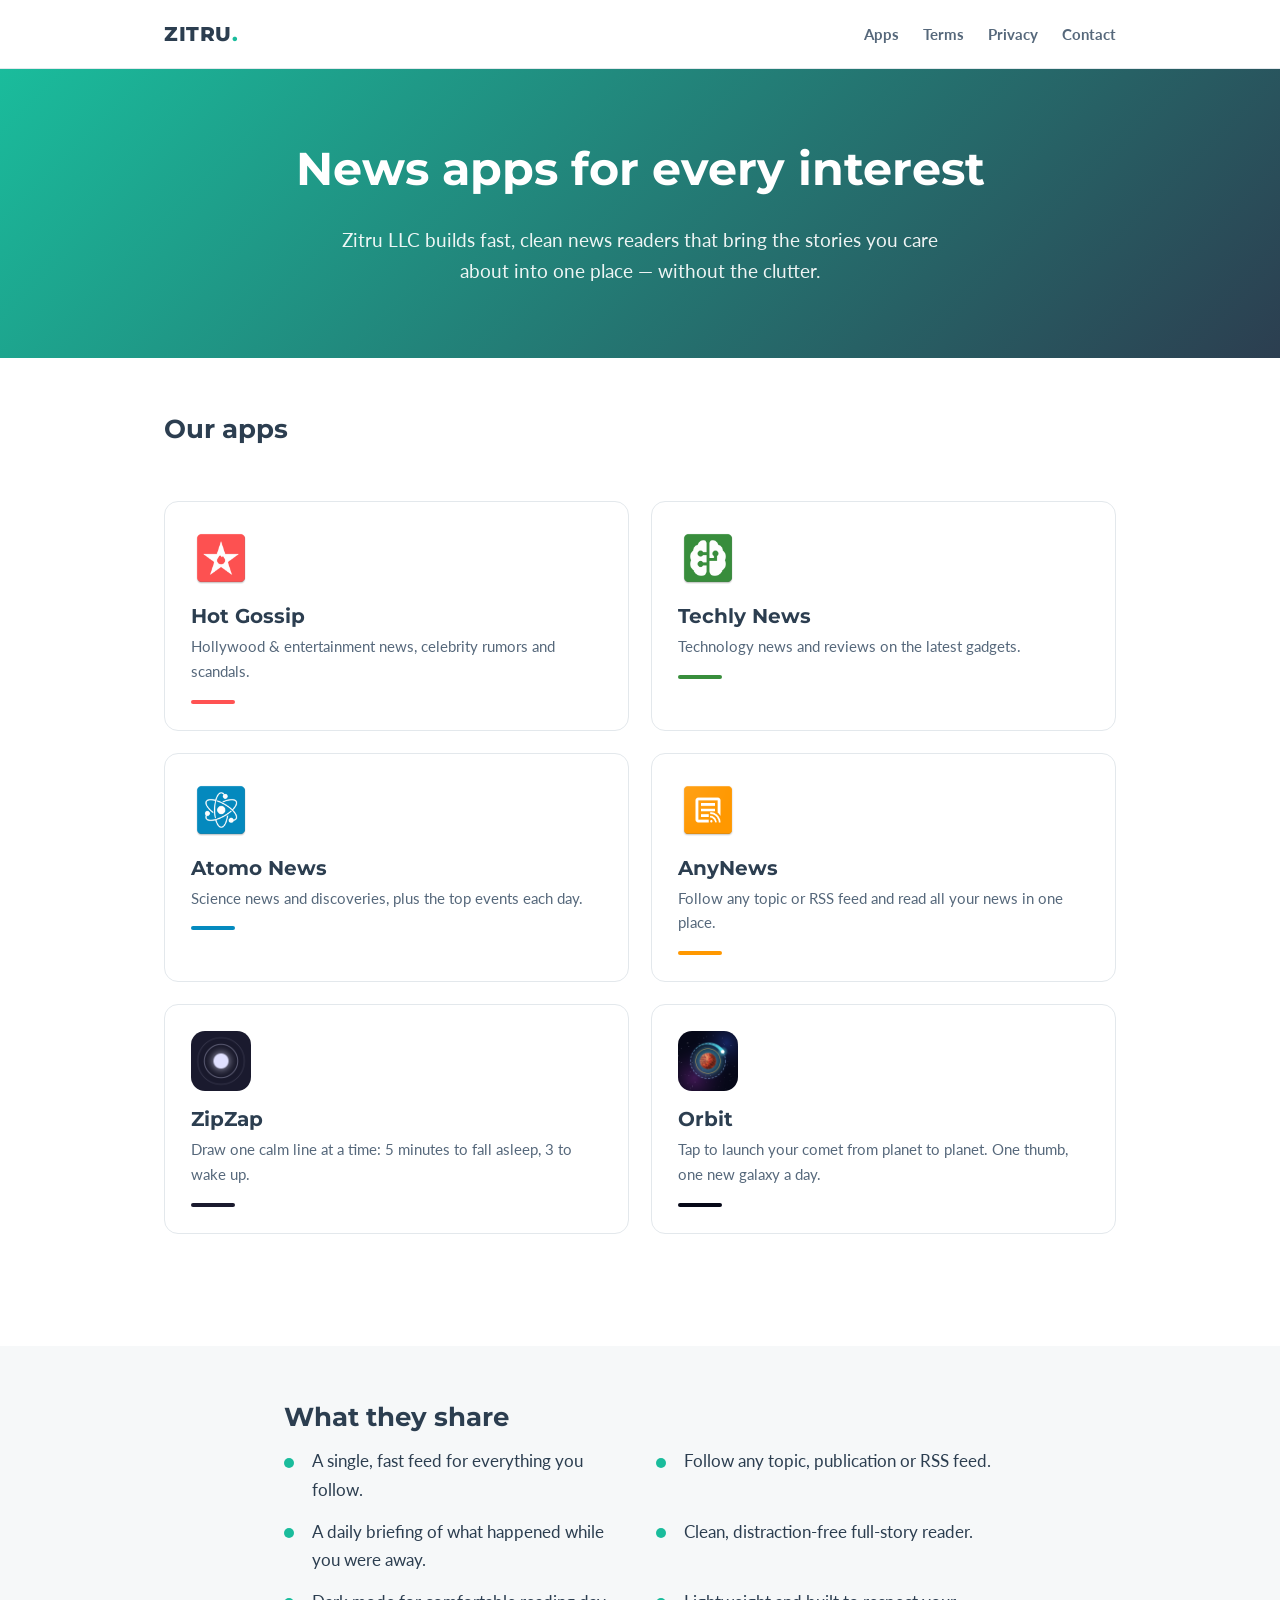
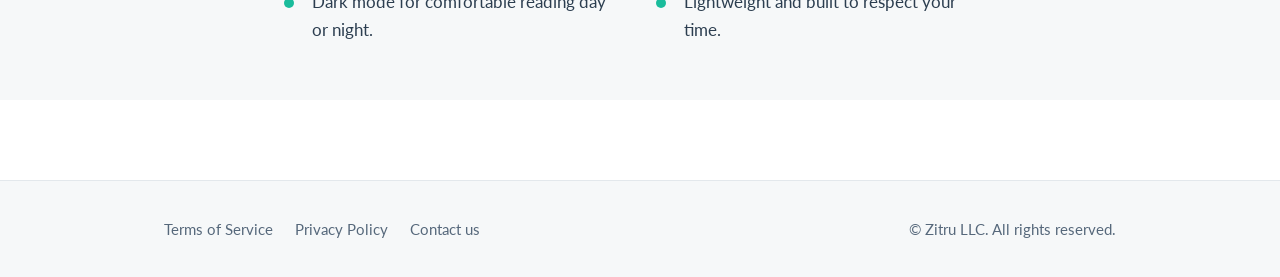
<file: index.html>
<!doctype html>
<html lang="en">
<head>
<meta charset="utf-8">
<meta name="viewport" content="width=device-width, initial-scale=1">
<title>Zitru LLC — News apps for every interest</title>
<meta name="description" content="Zitru LLC builds fast, clean news reader apps for Android and iOS: Hot Gossip, Techly News, Atomo News and AnyNews.">
<meta property="og:title" content="Zitru LLC — News apps for every interest">
<meta property="og:description" content="Fast, clean news reader apps for Android and iOS.">
<meta property="og:type" content="website">
<link rel="icon" href="assets/icon-anynews.png">
<link rel="preconnect" href="https://fonts.googleapis.com">
<link rel="preconnect" href="https://fonts.gstatic.com" crossorigin>
<link href="https://fonts.googleapis.com/css2?family=Lato:wght@400;700&family=Montserrat:wght@700;800&display=swap" rel="stylesheet">
<link rel="stylesheet" href="style.css">
</head>
<body>

<header class="site-header">
  <div class="wrap">
    <a class="brand" href="index.html">ZITRU<span>.</span></a>
    <nav>
      <a href="#apps">Apps</a>
      <a href="terms.html">Terms</a>
      <a href="privacy.html">Privacy</a>
      <a href="mailto:about@relevanpress.com">Contact</a>
    </nav>
  </div>
</header>

<div class="hero center">
  <div class="wrap">
    <h1>News apps for every interest</h1>
    <p>Zitru LLC builds fast, clean news readers that bring the stories you care about into one place — without the clutter.</p>
  </div>
</div>

<section id="apps">
  <div class="wrap">
    <h2>Our apps</h2>
    <div class="grid">

      <a class="card" href="hot-gossip.html">
        <img src="assets/icon-hotgossip.png" alt="Hot Gossip icon">
        <h3>Hot Gossip</h3>
        <p>Hollywood &amp; entertainment news, celebrity rumors and scandals.</p>
        <span class="accent" style="background:#FF5252"></span>
      </a>

      <a class="card" href="techly-news.html">
        <img src="assets/icon-techly.png" alt="Techly News icon">
        <h3>Techly News</h3>
        <p>Technology news and reviews on the latest gadgets.</p>
        <span class="accent" style="background:#388E3C"></span>
      </a>

      <a class="card" href="atomo-news.html">
        <img src="assets/icon-atomo.png" alt="Atomo News icon">
        <h3>Atomo News</h3>
        <p>Science news and discoveries, plus the top events each day.</p>
        <span class="accent" style="background:#048ABF"></span>
      </a>

      <a class="card" href="anynews.html">
        <img src="assets/icon-anynews.png" alt="AnyNews icon">
        <h3>AnyNews</h3>
        <p>Follow any topic or RSS feed and read all your news in one place.</p>
        <span class="accent" style="background:#FF9800"></span>
      </a>

      <a class="card" href="zipzap.html">
        <img src="assets/icon-zipzap.png" alt="ZipZap icon">
        <h3>ZipZap</h3>
        <p>Draw one calm line at a time: 5 minutes to fall asleep, 3 to wake up.</p>
        <span class="accent" style="background:#1A1A2E"></span>
      </a>

      <a class="card" href="orbit.html">
        <img src="assets/icon-orbit.png" alt="Orbit icon">
        <h3>Orbit</h3>
        <p>Tap to launch your comet from planet to planet. One thumb, one new galaxy a day.</p>
        <span class="accent" style="background:#060818"></span>
      </a>

    </div>
  </div>
</section>

<section class="soft">
  <div class="wrap narrow">
    <h2>What they share</h2>
    <ul class="features">
      <li>A single, fast feed for everything you follow.</li>
      <li>Follow any topic, publication or RSS feed.</li>
      <li>A daily briefing of what happened while you were away.</li>
      <li>Clean, distraction-free full-story reader.</li>
      <li>Dark mode for comfortable reading day or night.</li>
      <li>Lightweight and built to respect your time.</li>
    </ul>
  </div>
</section>

<footer class="site-footer">
  <div class="wrap">
    <div>
      <a href="terms.html">Terms of Service</a>
      <a href="privacy.html">Privacy Policy</a>
      <a href="mailto:about@relevanpress.com">Contact us</a>
    </div>
    <div>&copy; Zitru LLC. All rights reserved.</div>
  </div>
</footer>

</body>
</html>
</file>
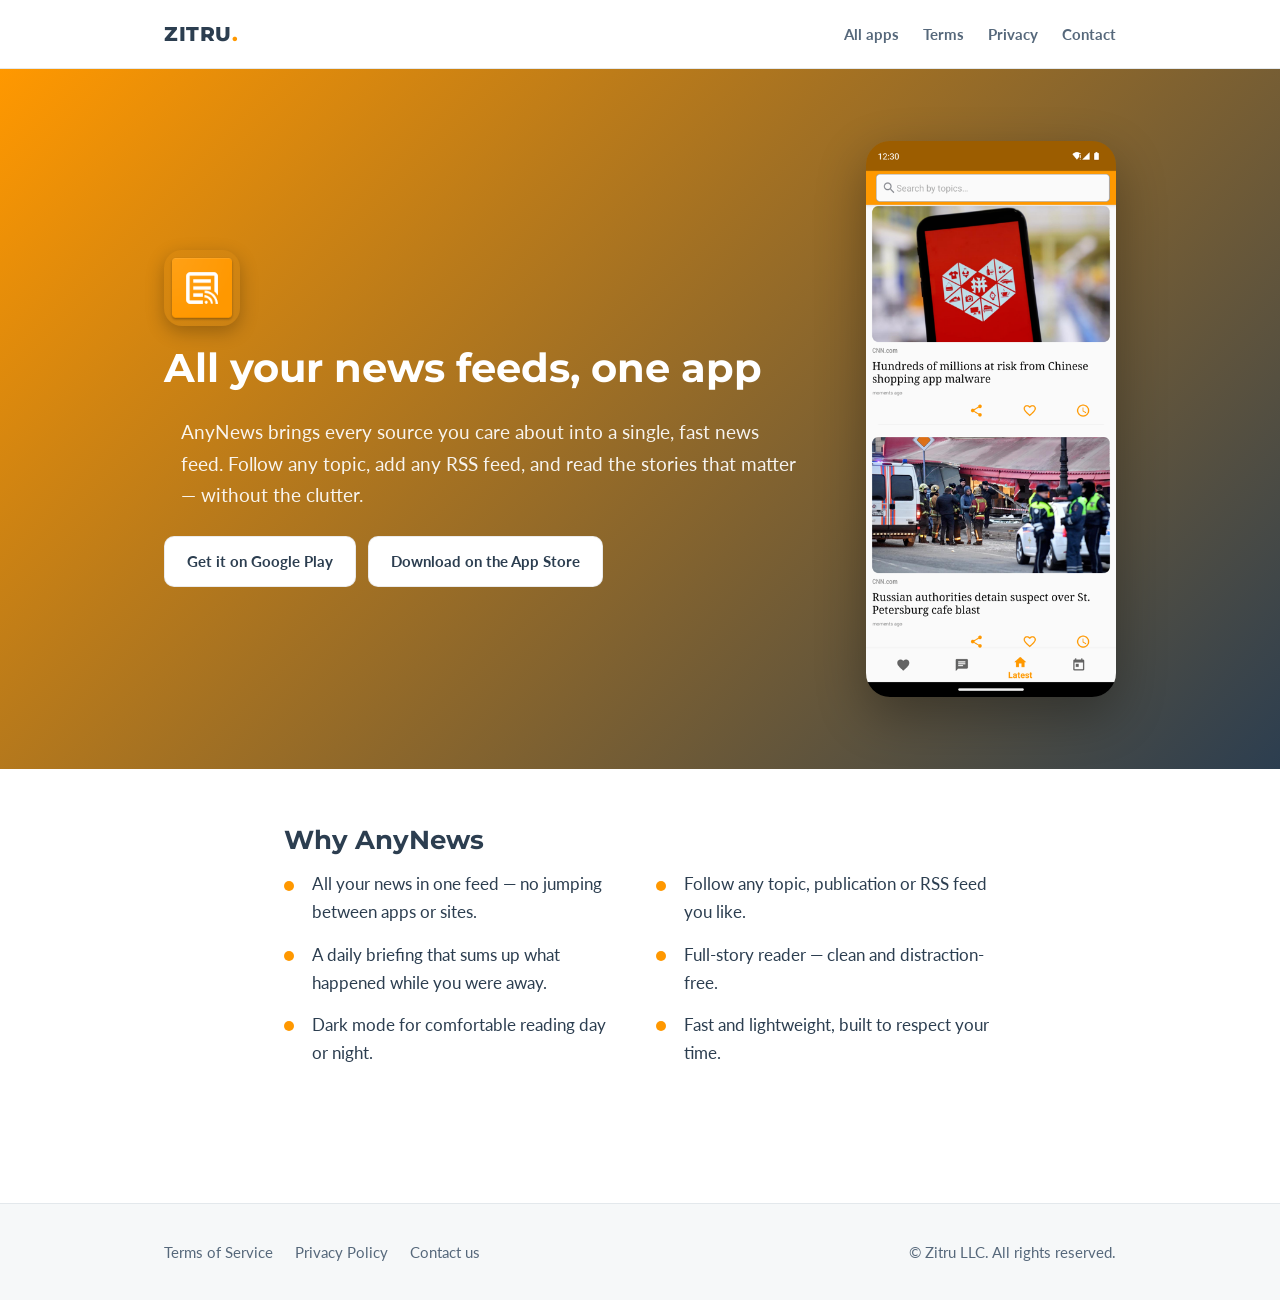
<file: anynews.html>
<!doctype html>
<html lang="en">
<head>
<meta charset="utf-8">
<meta name="viewport" content="width=device-width, initial-scale=1">
<title>AnyNews — All your news feeds in one app</title>
<meta name="description" content="Follow any topic and read all your news feeds in one clean, fast app.">
<meta property="og:title" content="AnyNews — All your news feeds in one app">
<meta property="og:description" content="Follow any topic, add any RSS feed, and read the stories that matter — without the clutter.">
<meta property="og:type" content="website">
<meta property="og:image" content="assets/icon-anynews.png">
<meta name="theme-color" content="#FF9800">
<link rel="icon" href="assets/icon-anynews.png">
<link rel="preconnect" href="https://fonts.googleapis.com">
<link rel="preconnect" href="https://fonts.gstatic.com" crossorigin>
<link href="https://fonts.googleapis.com/css2?family=Lato:wght@400;700&family=Montserrat:wght@700;800&display=swap" rel="stylesheet">
<link rel="stylesheet" href="style.css">
</head>
<body style="--brand:#FF9800; --brand-dark:#9B5D00">

<header class="site-header">
  <div class="wrap">
    <a class="brand" href="index.html">ZITRU<span>.</span></a>
    <nav>
      <a href="index.html">All apps</a>
      <a href="terms.html">Terms</a>
      <a href="privacy.html">Privacy</a>
      <a href="mailto:about@relevanpress.com">Contact</a>
    </nav>
  </div>
</header>

<div class="hero">
  <div class="wrap app-hero">
    <div class="copy">
      <img class="icon" src="assets/icon-anynews.png" alt="AnyNews icon">
      <h1>All your news feeds, one app</h1>
      <p class="tagline">AnyNews brings every source you care about into a single, fast news feed. Follow any topic, add any RSS feed, and read the stories that matter — without the clutter.</p>
      <div class="stores">
        <!-- Live once AnyNews ships; both listings 404 until then. -->
        <a class="store-btn" href="https://play.google.com/store/apps/details?id=com.relevanpress.anynews&amp;utm_source=landing&amp;utm_medium=website&amp;utm_campaign=apps-site">Get it on Google Play</a>
        <a class="store-btn" href="https://apps.apple.com/app/id6792874694">Download on the App Store</a>
      </div>
    </div>
    <div class="shot"><img src="assets/screen-anynews.png" alt="AnyNews app screenshot"></div>
  </div>
</div>

<section>
  <div class="wrap narrow">
    <h2>Why AnyNews</h2>
    <ul class="features">
      <li>All your news in one feed — no jumping between apps or sites.</li>
      <li>Follow any topic, publication or RSS feed you like.</li>
      <li>A daily briefing that sums up what happened while you were away.</li>
      <li>Full-story reader — clean and distraction-free.</li>
      <li>Dark mode for comfortable reading day or night.</li>
      <li>Fast and lightweight, built to respect your time.</li>
    </ul>
  </div>
</section>

<footer class="site-footer">
  <div class="wrap">
    <div>
      <a href="terms.html">Terms of Service</a>
      <a href="privacy.html">Privacy Policy</a>
      <a href="mailto:about@relevanpress.com">Contact us</a>
    </div>
    <div>&copy; Zitru LLC. All rights reserved.</div>
  </div>
</footer>

</body>
</html>
</file>
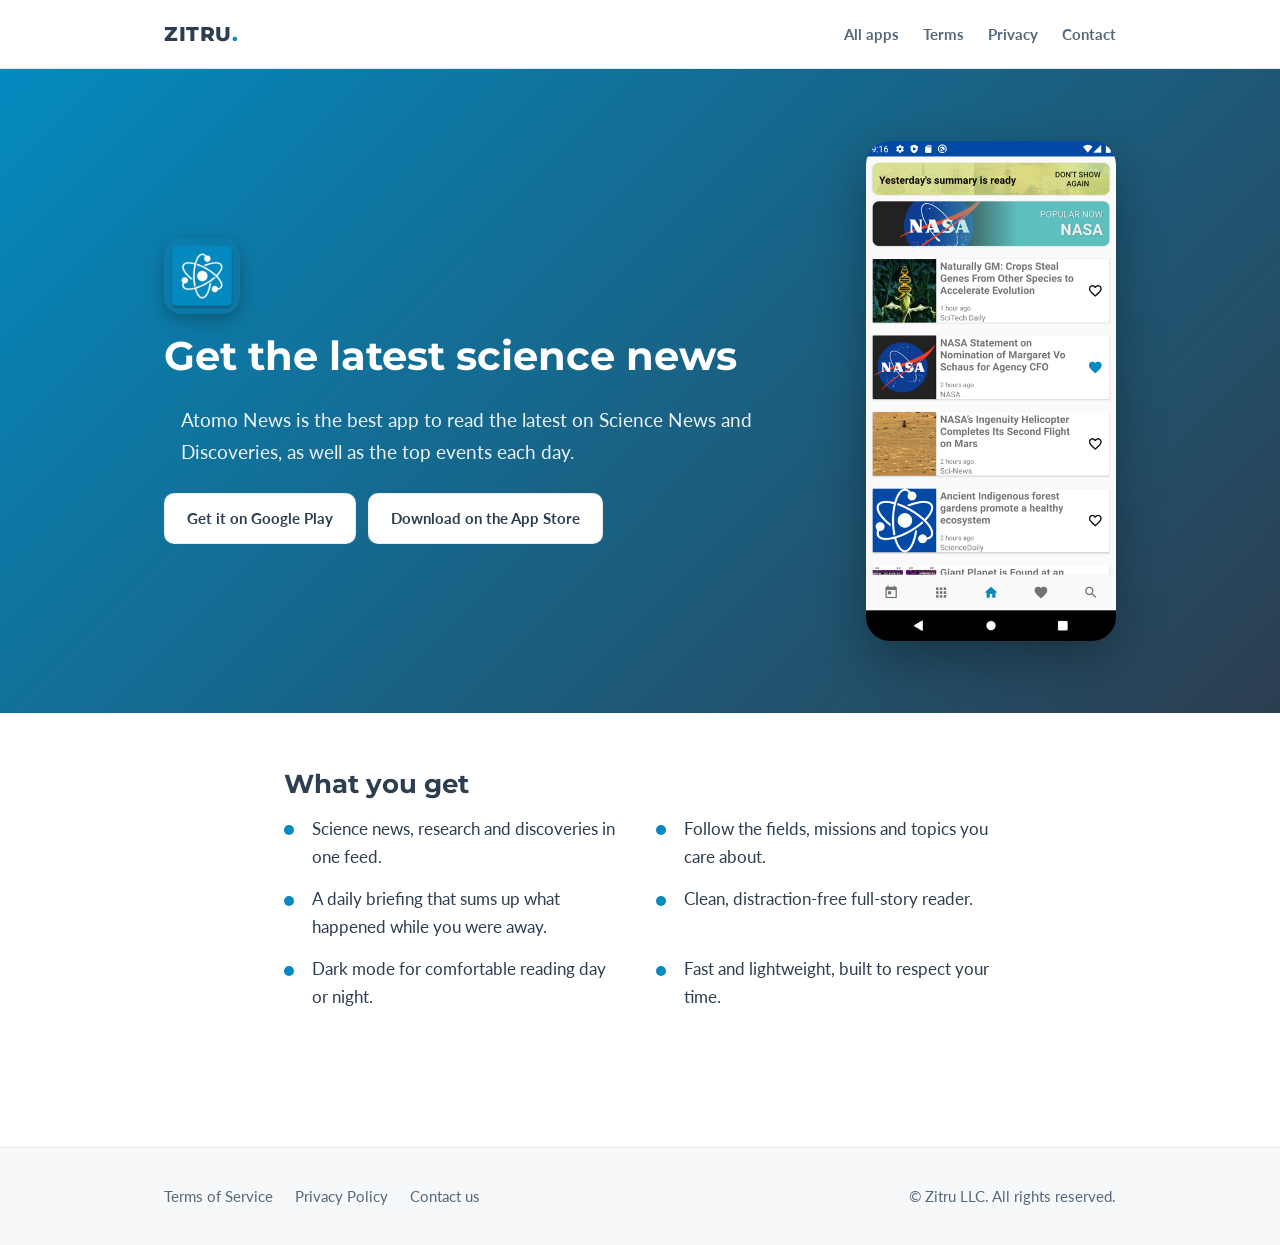
<file: atomo-news.html>
<!doctype html>
<html lang="en">
<head>
<meta charset="utf-8">
<meta name="viewport" content="width=device-width, initial-scale=1">
<title>Atomo News — Science news and discoveries</title>
<meta name="description" content="Atomo News is the best app to read the latest on Science News and Discoveries, as well as the top events each day.">
<meta property="og:title" content="Atomo News — Science news and discoveries">
<meta property="og:description" content="Read the latest science news and discoveries, plus the top events each day.">
<meta property="og:type" content="website">
<meta property="og:image" content="assets/icon-atomo.png">
<meta name="theme-color" content="#048ABF">
<link rel="icon" href="assets/icon-atomo.png">
<link rel="preconnect" href="https://fonts.googleapis.com">
<link rel="preconnect" href="https://fonts.gstatic.com" crossorigin>
<link href="https://fonts.googleapis.com/css2?family=Lato:wght@400;700&family=Montserrat:wght@700;800&display=swap" rel="stylesheet">
<link rel="stylesheet" href="style.css">
</head>
<body style="--brand:#048ABF; --brand-dark:#034AA6">

<header class="site-header">
  <div class="wrap">
    <a class="brand" href="index.html">ZITRU<span>.</span></a>
    <nav>
      <a href="index.html">All apps</a>
      <a href="terms.html">Terms</a>
      <a href="privacy.html">Privacy</a>
      <a href="mailto:about@relevanpress.com">Contact</a>
    </nav>
  </div>
</header>

<div class="hero">
  <div class="wrap app-hero">
    <div class="copy">
      <img class="icon" src="assets/icon-atomo.png" alt="Atomo News icon">
      <h1>Get the latest science news</h1>
      <p class="tagline">Atomo News is the best app to read the latest on Science News and Discoveries, as well as the top events each day.</p>
      <div class="stores">
        <a class="store-btn" href="https://play.google.com/store/apps/details?id=com.relevanpress.atomo&amp;utm_source=landing&amp;utm_medium=website&amp;utm_campaign=apps-site">Get it on Google Play</a>
        <a class="store-btn" href="https://apps.apple.com/app/id6466743335">Download on the App Store</a>
      </div>
    </div>
    <div class="shot"><img src="assets/screen-atomo.png" alt="Atomo News app screenshot"></div>
  </div>
</div>

<section>
  <div class="wrap narrow">
    <h2>What you get</h2>
    <ul class="features">
      <li>Science news, research and discoveries in one feed.</li>
      <li>Follow the fields, missions and topics you care about.</li>
      <li>A daily briefing that sums up what happened while you were away.</li>
      <li>Clean, distraction-free full-story reader.</li>
      <li>Dark mode for comfortable reading day or night.</li>
      <li>Fast and lightweight, built to respect your time.</li>
    </ul>
  </div>
</section>

<footer class="site-footer">
  <div class="wrap">
    <div>
      <a href="terms.html">Terms of Service</a>
      <a href="privacy.html">Privacy Policy</a>
      <a href="mailto:about@relevanpress.com">Contact us</a>
    </div>
    <div>&copy; Zitru LLC. All rights reserved.</div>
  </div>
</footer>

</body>
</html>
</file>
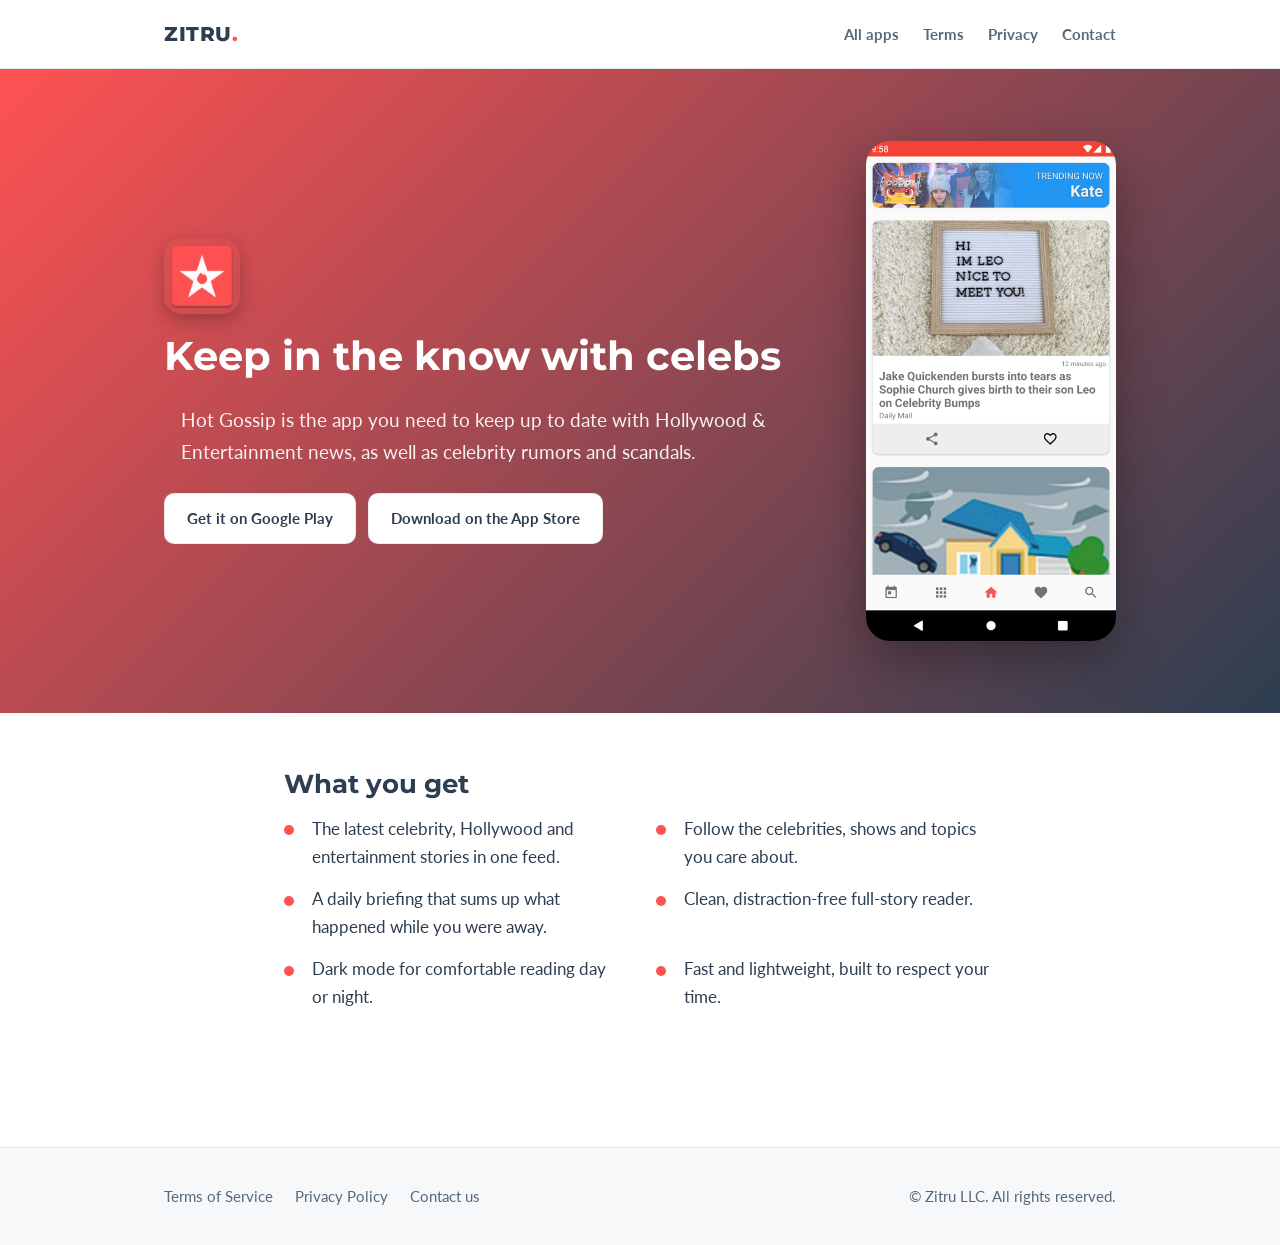
<file: hot-gossip.html>
<!doctype html>
<html lang="en">
<head>
<meta charset="utf-8">
<meta name="viewport" content="width=device-width, initial-scale=1">
<title>Hot Gossip — Celebrity news, rumors and scandals</title>
<meta name="description" content="Hot Gossip is the app you need to keep up to date with Hollywood &amp; Entertainment news, as well as celebrity rumors and scandals.">
<meta property="og:title" content="Hot Gossip — Celebrity news, rumors and scandals">
<meta property="og:description" content="Keep up to date with Hollywood &amp; Entertainment news, celebrity rumors and scandals.">
<meta property="og:type" content="website">
<meta property="og:image" content="assets/icon-hotgossip.png">
<meta name="theme-color" content="#FF5252">
<link rel="icon" href="assets/icon-hotgossip.png">
<link rel="preconnect" href="https://fonts.googleapis.com">
<link rel="preconnect" href="https://fonts.gstatic.com" crossorigin>
<link href="https://fonts.googleapis.com/css2?family=Lato:wght@400;700&family=Montserrat:wght@700;800&display=swap" rel="stylesheet">
<link rel="stylesheet" href="style.css">
</head>
<body style="--brand:#FF5252; --brand-dark:#F44336">

<header class="site-header">
  <div class="wrap">
    <a class="brand" href="index.html">ZITRU<span>.</span></a>
    <nav>
      <a href="index.html">All apps</a>
      <a href="terms.html">Terms</a>
      <a href="privacy.html">Privacy</a>
      <a href="mailto:about@relevanpress.com">Contact</a>
    </nav>
  </div>
</header>

<div class="hero">
  <div class="wrap app-hero">
    <div class="copy">
      <img class="icon" src="assets/icon-hotgossip.png" alt="Hot Gossip icon">
      <h1>Keep in the know with celebs</h1>
      <p class="tagline">Hot Gossip is the app you need to keep up to date with Hollywood &amp; Entertainment news, as well as celebrity rumors and scandals.</p>
      <div class="stores">
        <a class="store-btn" href="https://play.google.com/store/apps/details?id=com.saucy.hotgossip&amp;utm_source=landing&amp;utm_medium=website&amp;utm_campaign=apps-site">Get it on Google Play</a>
        <a class="store-btn" href="https://apps.apple.com/app/id6450760456">Download on the App Store</a>
      </div>
    </div>
    <div class="shot"><img src="assets/screen-gossip.png" alt="Hot Gossip app screenshot"></div>
  </div>
</div>

<section>
  <div class="wrap narrow">
    <h2>What you get</h2>
    <ul class="features">
      <li>The latest celebrity, Hollywood and entertainment stories in one feed.</li>
      <li>Follow the celebrities, shows and topics you care about.</li>
      <li>A daily briefing that sums up what happened while you were away.</li>
      <li>Clean, distraction-free full-story reader.</li>
      <li>Dark mode for comfortable reading day or night.</li>
      <li>Fast and lightweight, built to respect your time.</li>
    </ul>
  </div>
</section>

<footer class="site-footer">
  <div class="wrap">
    <div>
      <a href="terms.html">Terms of Service</a>
      <a href="privacy.html">Privacy Policy</a>
      <a href="mailto:about@relevanpress.com">Contact us</a>
    </div>
    <div>&copy; Zitru LLC. All rights reserved.</div>
  </div>
</footer>

</body>
</html>
</file>
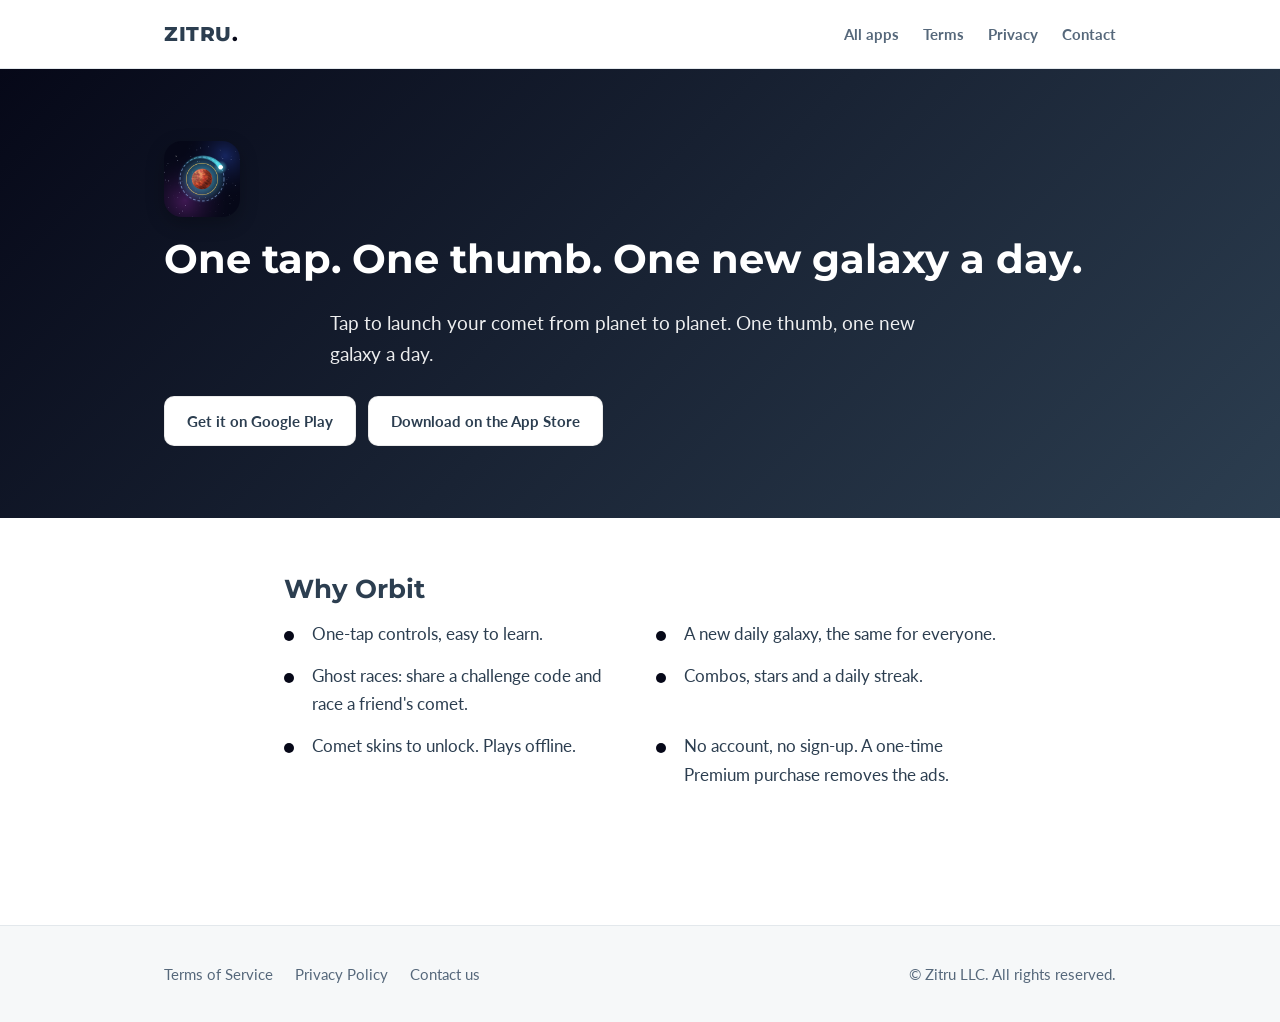
<file: orbit.html>
<!doctype html>
<html lang="en">
<head>
<meta charset="utf-8">
<meta name="viewport" content="width=device-width, initial-scale=1">
<title>Orbit: One-Tap Space Hop</title>
<meta name="description" content="Tap to launch your comet from planet to planet. One thumb, one new galaxy a day.">
<meta property="og:title" content="Orbit: One-Tap Space Hop">
<meta property="og:description" content="Tap to launch your comet from planet to planet. One thumb, one new galaxy a day.">
<meta property="og:type" content="website">
<meta property="og:image" content="assets/icon-orbit.png">
<meta name="theme-color" content="#060818">
<link rel="icon" href="assets/icon-orbit.png">
<link rel="preconnect" href="https://fonts.googleapis.com">
<link rel="preconnect" href="https://fonts.gstatic.com" crossorigin>
<link href="https://fonts.googleapis.com/css2?family=Lato:wght@400;700&family=Montserrat:wght@700;800&display=swap" rel="stylesheet">
<link rel="stylesheet" href="style.css">
</head>
<body style="--brand:#060818; --brand-dark:#03040C">

<header class="site-header">
  <div class="wrap">
    <a class="brand" href="index.html">ZITRU<span>.</span></a>
    <nav>
      <a href="index.html">All apps</a>
      <a href="terms.html">Terms</a>
      <a href="privacy.html">Privacy</a>
      <a href="mailto:about@relevanpress.com">Contact</a>
    </nav>
  </div>
</header>

<div class="hero">
  <div class="wrap app-hero">
    <div class="copy">
      <img class="icon" src="assets/icon-orbit.png" alt="Orbit icon">
      <h1>One tap. One thumb. One new galaxy a day.</h1>
      <p class="tagline">Tap to launch your comet from planet to planet. One thumb, one new galaxy a day.</p>
      <div class="stores">
        <a class="store-btn" href="https://play.google.com/store/apps/details?id=com.zitru.orbit&amp;utm_source=landing&amp;utm_medium=website&amp;utm_campaign=apps-site">Get it on Google Play</a>
        <a class="store-btn" href="https://apps.apple.com/app/id6821073962">Download on the App Store</a>
      </div>
    </div>
  </div>
</div>

<section>
  <div class="wrap narrow">
    <h2>Why Orbit</h2>
    <ul class="features">
      <li>One-tap controls, easy to learn.</li>
      <li>A new daily galaxy, the same for everyone.</li>
      <li>Ghost races: share a challenge code and race a friend's comet.</li>
      <li>Combos, stars and a daily streak.</li>
      <li>Comet skins to unlock. Plays offline.</li>
      <li>No account, no sign-up. A one-time Premium purchase removes the ads.</li>
    </ul>
  </div>
</section>

<footer class="site-footer">
  <div class="wrap">
    <div>
      <a href="terms.html">Terms of Service</a>
      <a href="privacy.html">Privacy Policy</a>
      <a href="mailto:about@relevanpress.com">Contact us</a>
    </div>
    <div>&copy; Zitru LLC. All rights reserved.</div>
  </div>
</footer>

</body>
</html>
</file>
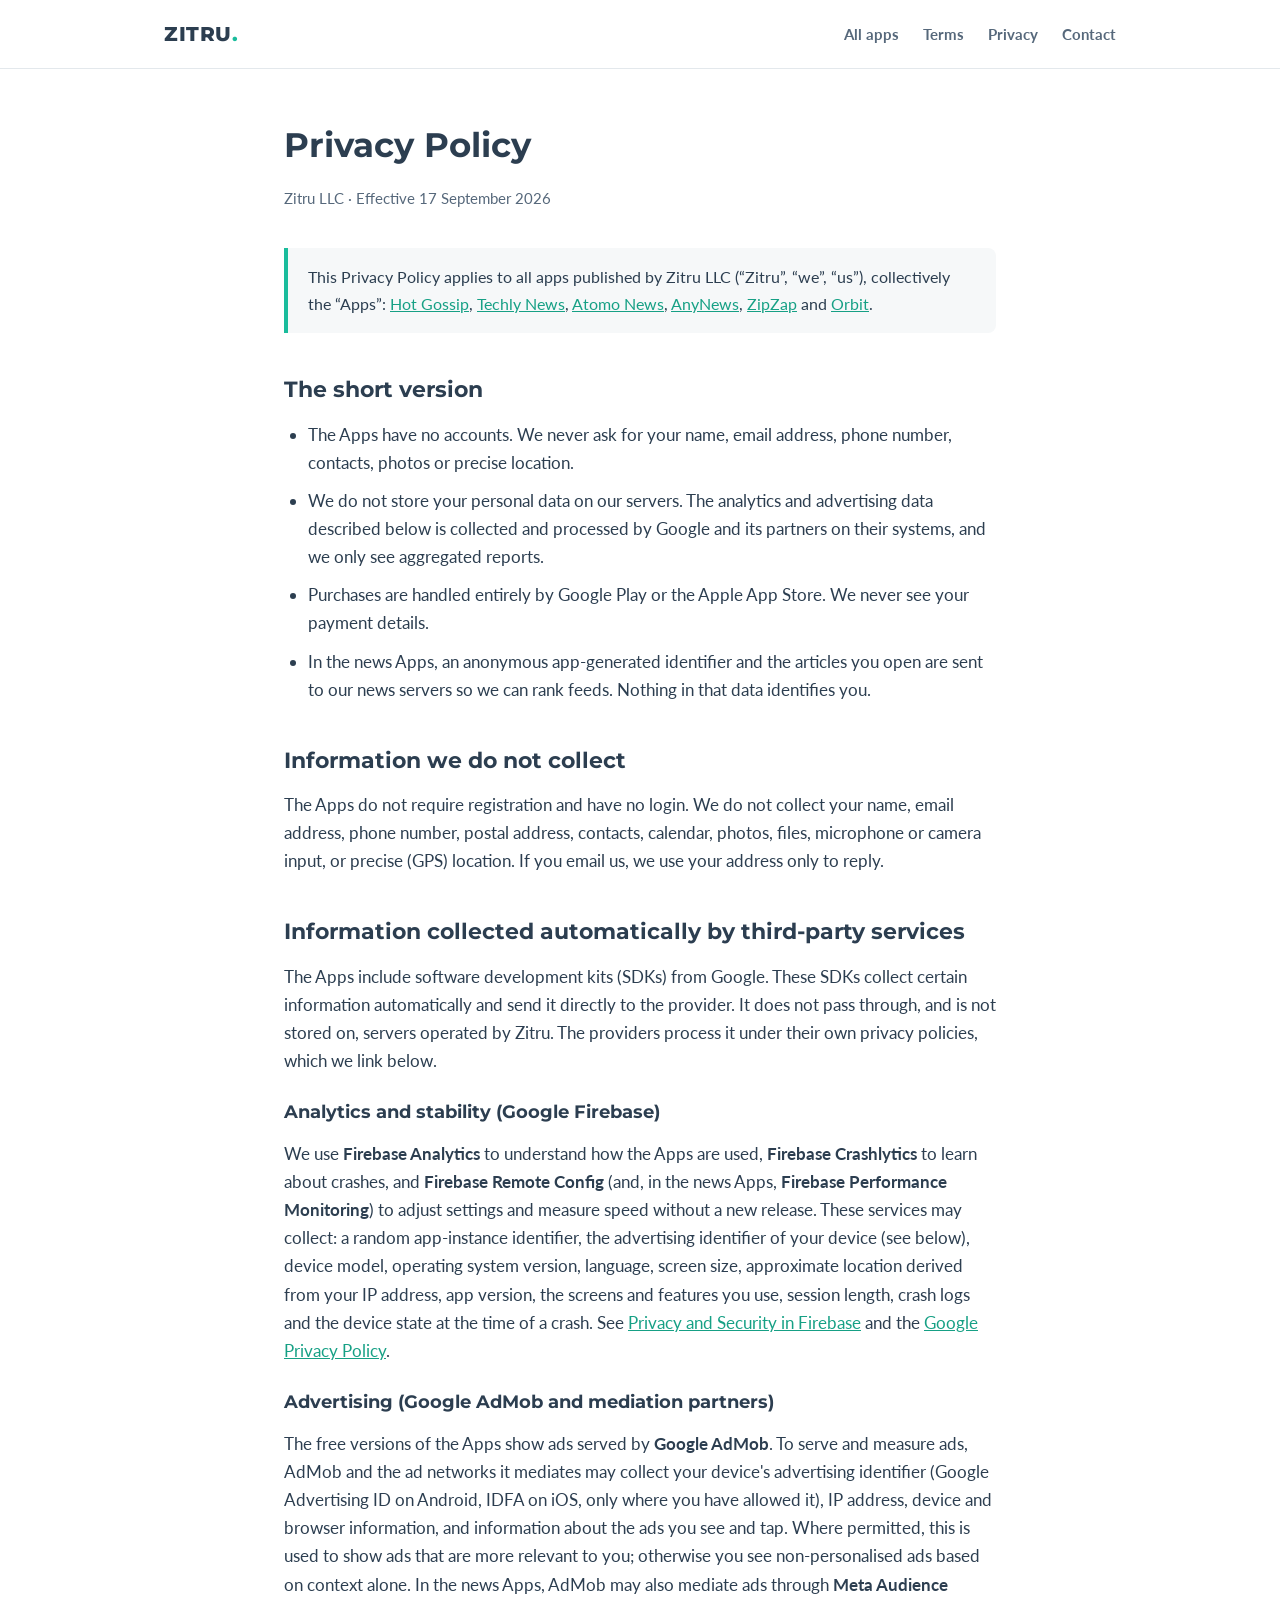
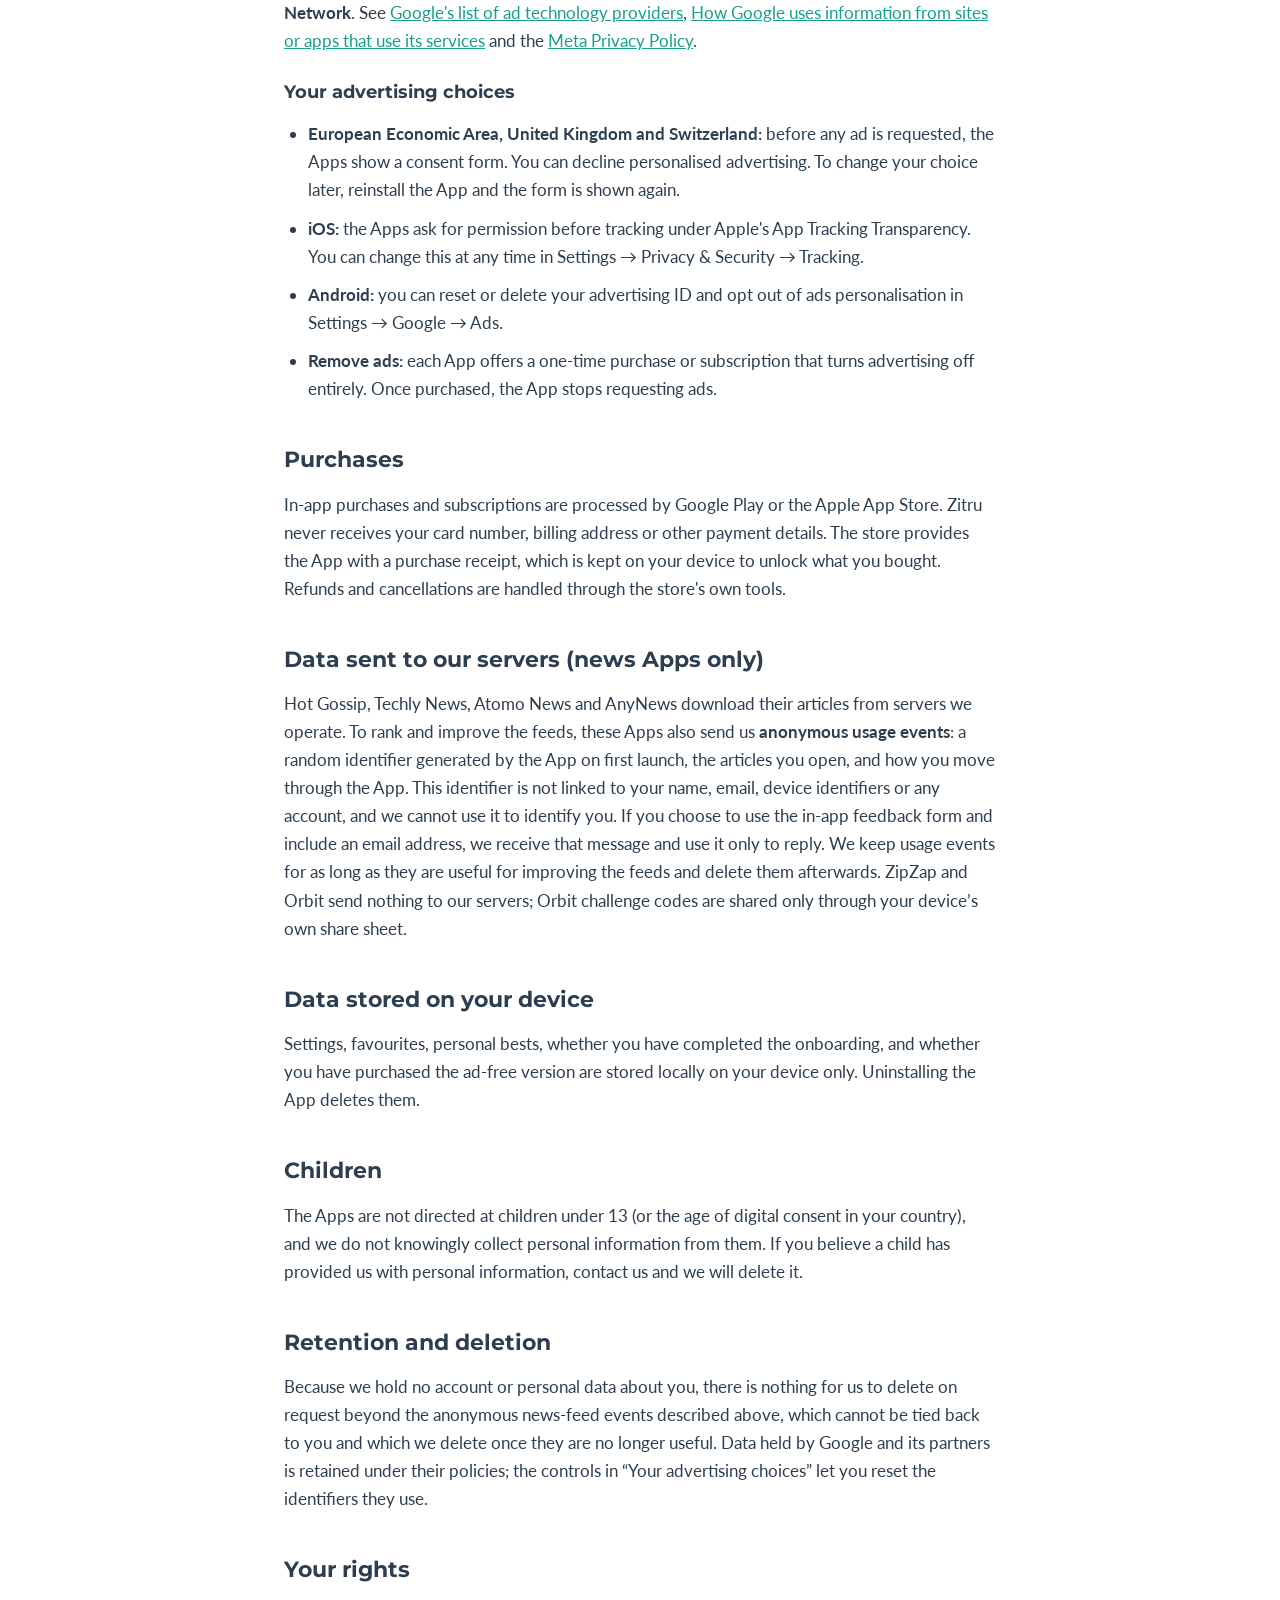
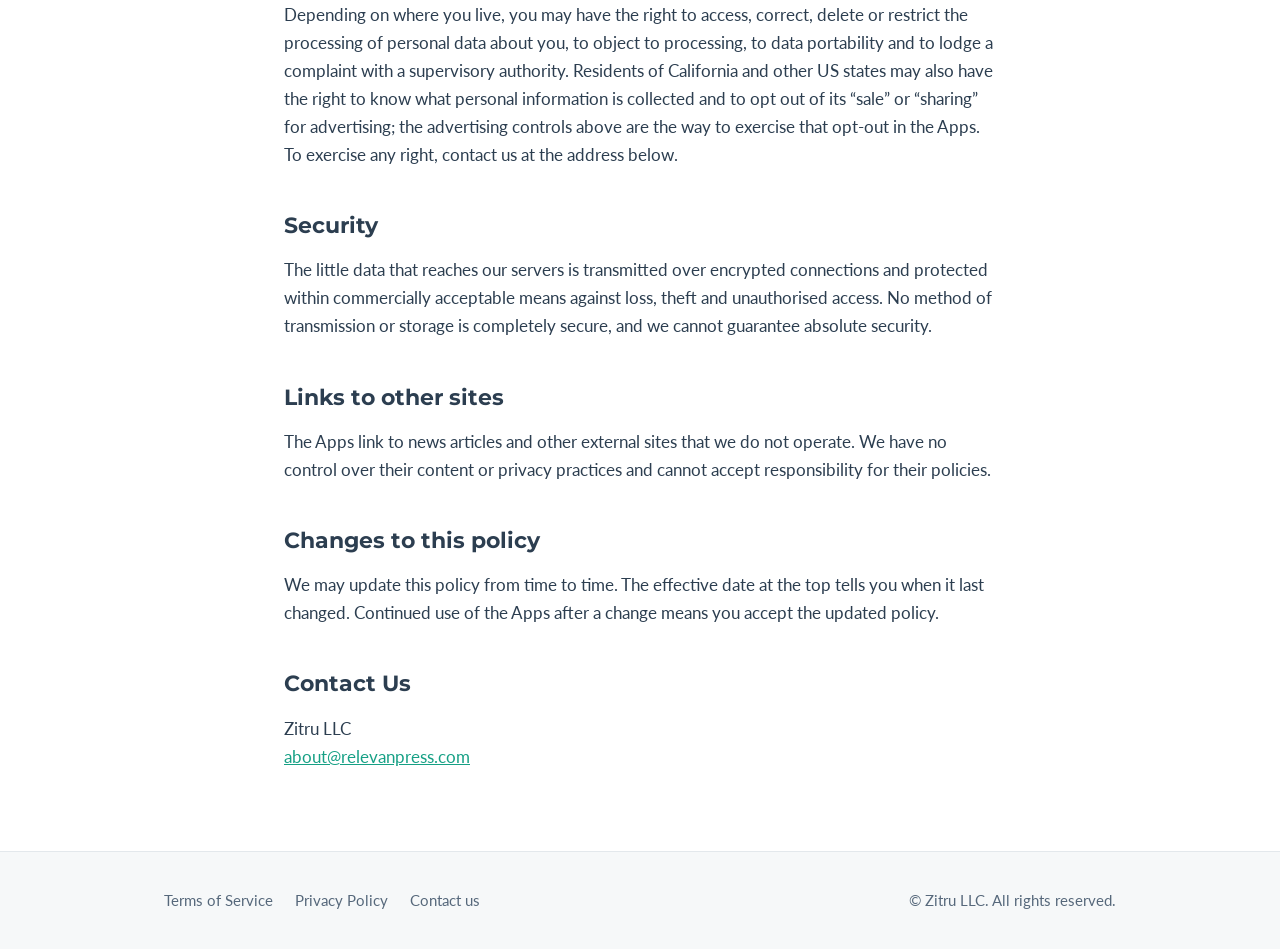
<file: privacy.html>
<!doctype html>
<html lang="en">
<head>
<meta charset="utf-8">
<meta name="viewport" content="width=device-width, initial-scale=1">
<title>Privacy Policy — Zitru LLC</title>
<meta name="description" content="Privacy Policy for the Zitru LLC apps: Hot Gossip, Techly News, Atomo News, AnyNews, ZipZap and Orbit.">
<meta name="robots" content="index, follow">
<link rel="icon" href="assets/icon-anynews.png">
<link rel="preconnect" href="https://fonts.googleapis.com">
<link rel="preconnect" href="https://fonts.gstatic.com" crossorigin>
<link href="https://fonts.googleapis.com/css2?family=Lato:wght@400;700&family=Montserrat:wght@700;800&display=swap" rel="stylesheet">
<link rel="stylesheet" href="style.css">
</head>
<body>

<header class="site-header">
  <div class="wrap">
    <a class="brand" href="index.html">ZITRU<span>.</span></a>
    <nav>
      <a href="index.html">All apps</a>
      <a href="terms.html">Terms</a>
      <a href="privacy.html">Privacy</a>
      <a href="mailto:about@relevanpress.com">Contact</a>
    </nav>
  </div>
</header>

<main class="legal">
  <div class="wrap narrow">
    <h1>Privacy Policy</h1>
    <p class="meta">Zitru LLC &middot; Effective 17 September 2026</p>

    <p class="apps">This Privacy Policy applies to all apps published by Zitru LLC (&ldquo;Zitru&rdquo;, &ldquo;we&rdquo;, &ldquo;us&rdquo;), collectively the &ldquo;Apps&rdquo;:
      <a href="hot-gossip.html">Hot Gossip</a>, <a href="techly-news.html">Techly News</a>,
      <a href="atomo-news.html">Atomo News</a>, <a href="anynews.html">AnyNews</a>, <a href="zipzap.html">ZipZap</a> and <a href="orbit.html">Orbit</a>.</p>

    <h2>The short version</h2>
    <ul>
      <li>The Apps have no accounts. We never ask for your name, email address, phone number, contacts, photos or precise location.</li>
      <li>We do not store your personal data on our servers. The analytics and advertising data described below is collected and processed by Google and its partners on their systems, and we only see aggregated reports.</li>
      <li>Purchases are handled entirely by Google Play or the Apple App Store. We never see your payment details.</li>
      <li>In the news Apps, an anonymous app-generated identifier and the articles you open are sent to our news servers so we can rank feeds. Nothing in that data identifies you.</li>
    </ul>

    <h2>Information we do not collect</h2>
    <p>The Apps do not require registration and have no login. We do not collect your name, email address, phone number, postal address, contacts, calendar, photos, files, microphone or camera input, or precise (GPS) location. If you email us, we use your address only to reply.</p>

    <h2>Information collected automatically by third-party services</h2>
    <p>The Apps include software development kits (SDKs) from Google. These SDKs collect certain information automatically and send it directly to the provider. It does not pass through, and is not stored on, servers operated by Zitru. The providers process it under their own privacy policies, which we link below.</p>

    <h3>Analytics and stability (Google Firebase)</h3>
    <p>We use <strong>Firebase Analytics</strong> to understand how the Apps are used, <strong>Firebase Crashlytics</strong> to learn about crashes, and <strong>Firebase Remote Config</strong> (and, in the news Apps, <strong>Firebase Performance Monitoring</strong>) to adjust settings and measure speed without a new release. These services may collect: a random app-instance identifier, the advertising identifier of your device (see below), device model, operating system version, language, screen size, approximate location derived from your IP address, app version, the screens and features you use, session length, crash logs and the device state at the time of a crash. See <a href="https://firebase.google.com/support/privacy" rel="noopener">Privacy and Security in Firebase</a> and the <a href="https://policies.google.com/privacy" rel="noopener">Google Privacy Policy</a>.</p>

    <h3>Advertising (Google AdMob and mediation partners)</h3>
    <p>The free versions of the Apps show ads served by <strong>Google AdMob</strong>. To serve and measure ads, AdMob and the ad networks it mediates may collect your device's advertising identifier (Google Advertising ID on Android, IDFA on iOS, only where you have allowed it), IP address, device and browser information, and information about the ads you see and tap. Where permitted, this is used to show ads that are more relevant to you; otherwise you see non-personalised ads based on context alone. In the news Apps, AdMob may also mediate ads through <strong>Meta Audience Network</strong>. See <a href="https://support.google.com/admob/answer/9012903" rel="noopener">Google's list of ad technology providers</a>, <a href="https://policies.google.com/technologies/ads" rel="noopener">How Google uses information from sites or apps that use its services</a> and the <a href="https://www.facebook.com/privacy/policy" rel="noopener">Meta Privacy Policy</a>.</p>

    <h3>Your advertising choices</h3>
    <ul>
      <li><strong>European Economic Area, United Kingdom and Switzerland:</strong> before any ad is requested, the Apps show a consent form. You can decline personalised advertising. To change your choice later, reinstall the App and the form is shown again.</li>
      <li><strong>iOS:</strong> the Apps ask for permission before tracking under Apple's App Tracking Transparency. You can change this at any time in Settings &rarr; Privacy &amp; Security &rarr; Tracking.</li>
      <li><strong>Android:</strong> you can reset or delete your advertising ID and opt out of ads personalisation in Settings &rarr; Google &rarr; Ads.</li>
      <li><strong>Remove ads:</strong> each App offers a one-time purchase or subscription that turns advertising off entirely. Once purchased, the App stops requesting ads.</li>
    </ul>

    <h2>Purchases</h2>
    <p>In-app purchases and subscriptions are processed by Google Play or the Apple App Store. Zitru never receives your card number, billing address or other payment details. The store provides the App with a purchase receipt, which is kept on your device to unlock what you bought. Refunds and cancellations are handled through the store's own tools.</p>

    <h2>Data sent to our servers (news Apps only)</h2>
    <p>Hot Gossip, Techly News, Atomo News and AnyNews download their articles from servers we operate. To rank and improve the feeds, these Apps also send us <strong>anonymous usage events</strong>: a random identifier generated by the App on first launch, the articles you open, and how you move through the App. This identifier is not linked to your name, email, device identifiers or any account, and we cannot use it to identify you. If you choose to use the in-app feedback form and include an email address, we receive that message and use it only to reply. We keep usage events for as long as they are useful for improving the feeds and delete them afterwards. ZipZap and Orbit send nothing to our servers; Orbit challenge codes are shared only through your device&rsquo;s own share sheet.</p>

    <h2>Data stored on your device</h2>
    <p>Settings, favourites, personal bests, whether you have completed the onboarding, and whether you have purchased the ad-free version are stored locally on your device only. Uninstalling the App deletes them.</p>

    <h2>Children</h2>
    <p>The Apps are not directed at children under 13 (or the age of digital consent in your country), and we do not knowingly collect personal information from them. If you believe a child has provided us with personal information, contact us and we will delete it.</p>

    <h2>Retention and deletion</h2>
    <p>Because we hold no account or personal data about you, there is nothing for us to delete on request beyond the anonymous news-feed events described above, which cannot be tied back to you and which we delete once they are no longer useful. Data held by Google and its partners is retained under their policies; the controls in &ldquo;Your advertising choices&rdquo; let you reset the identifiers they use.</p>

    <h2>Your rights</h2>
    <p>Depending on where you live, you may have the right to access, correct, delete or restrict the processing of personal data about you, to object to processing, to data portability and to lodge a complaint with a supervisory authority. Residents of California and other US states may also have the right to know what personal information is collected and to opt out of its &ldquo;sale&rdquo; or &ldquo;sharing&rdquo; for advertising; the advertising controls above are the way to exercise that opt-out in the Apps. To exercise any right, contact us at the address below.</p>

    <h2>Security</h2>
    <p>The little data that reaches our servers is transmitted over encrypted connections and protected within commercially acceptable means against loss, theft and unauthorised access. No method of transmission or storage is completely secure, and we cannot guarantee absolute security.</p>

    <h2>Links to other sites</h2>
    <p>The Apps link to news articles and other external sites that we do not operate. We have no control over their content or privacy practices and cannot accept responsibility for their policies.</p>

    <h2>Changes to this policy</h2>
    <p>We may update this policy from time to time. The effective date at the top tells you when it last changed. Continued use of the Apps after a change means you accept the updated policy.</p>

    <h2>Contact Us</h2>
    <p>Zitru LLC<br>
      <a href="mailto:about@relevanpress.com">about@relevanpress.com</a></p>
  </div>
</main>

<footer class="site-footer">
  <div class="wrap">
    <div>
      <a href="terms.html">Terms of Service</a>
      <a href="privacy.html">Privacy Policy</a>
      <a href="mailto:about@relevanpress.com">Contact us</a>
    </div>
    <div>&copy; Zitru LLC. All rights reserved.</div>
  </div>
</footer>

</body>
</html>
</file>
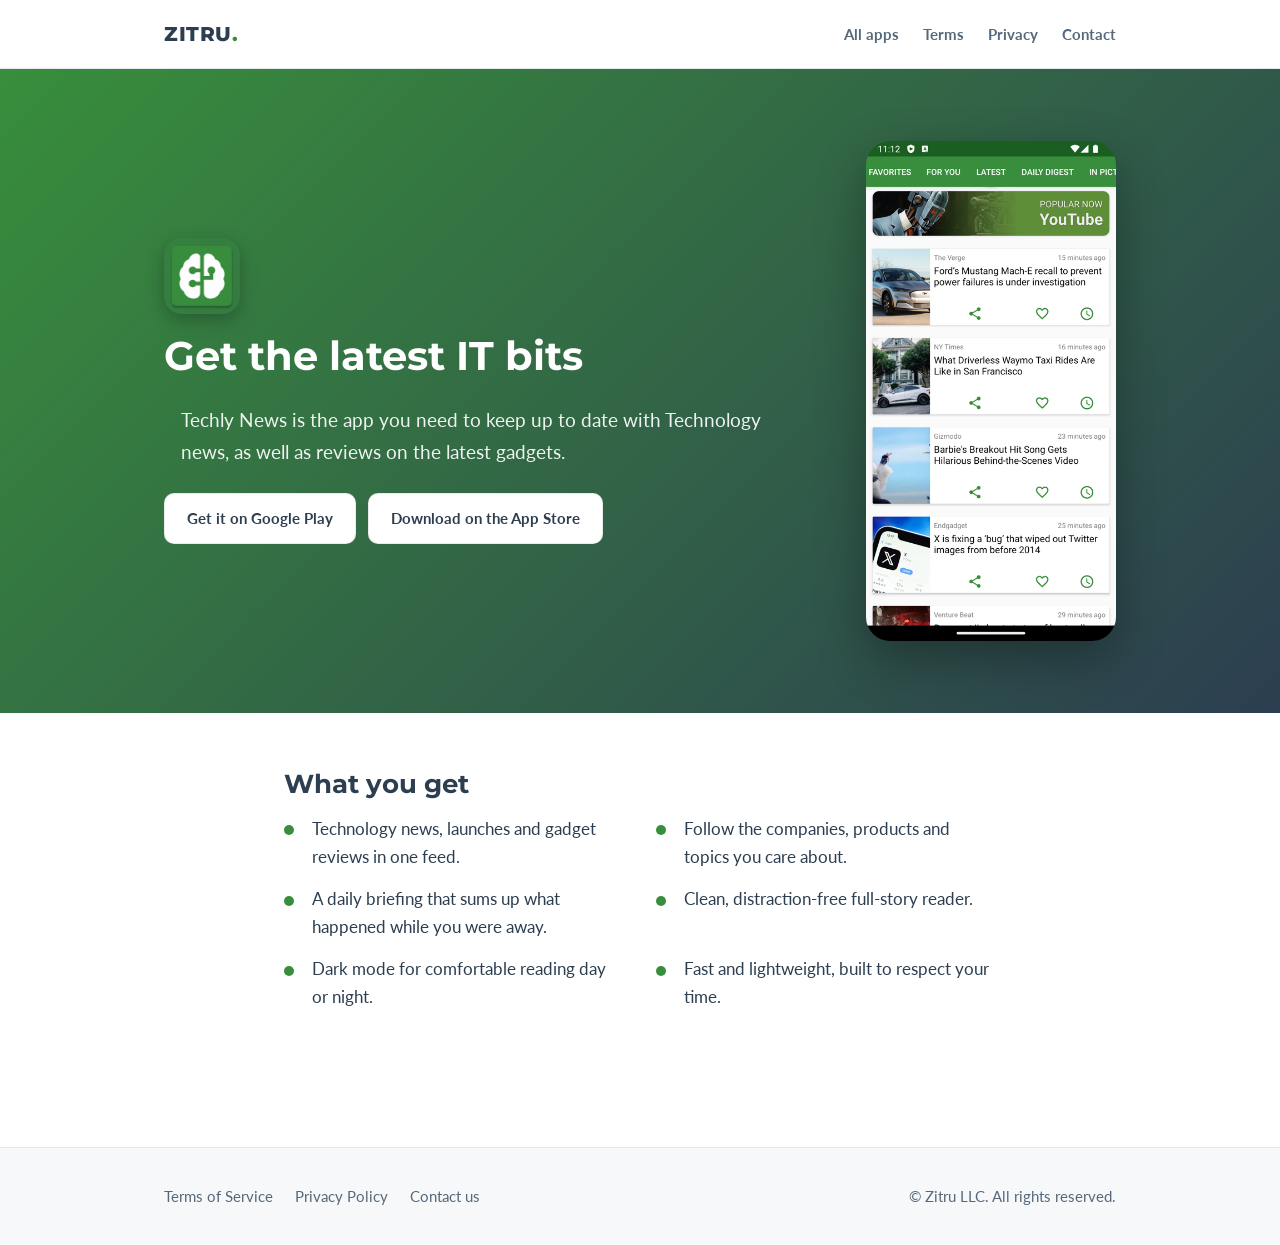
<file: techly-news.html>
<!doctype html>
<html lang="en">
<head>
<meta charset="utf-8">
<meta name="viewport" content="width=device-width, initial-scale=1">
<title>Techly News — Technology news and the latest reviews</title>
<meta name="description" content="Techly News is the app you need to keep up to date with Technology news, as well as reviews on the latest gadgets.">
<meta property="og:title" content="Techly News — Technology news and the latest reviews">
<meta property="og:description" content="Keep up to date with technology news and reviews on the latest gadgets.">
<meta property="og:type" content="website">
<meta property="og:image" content="assets/icon-techly.png">
<meta name="theme-color" content="#388E3C">
<link rel="icon" href="assets/icon-techly.png">
<link rel="preconnect" href="https://fonts.googleapis.com">
<link rel="preconnect" href="https://fonts.gstatic.com" crossorigin>
<link href="https://fonts.googleapis.com/css2?family=Lato:wght@400;700&family=Montserrat:wght@700;800&display=swap" rel="stylesheet">
<link rel="stylesheet" href="style.css">
</head>
<body style="--brand:#388E3C; --brand-dark:#1B5E21">

<header class="site-header">
  <div class="wrap">
    <a class="brand" href="index.html">ZITRU<span>.</span></a>
    <nav>
      <a href="index.html">All apps</a>
      <a href="terms.html">Terms</a>
      <a href="privacy.html">Privacy</a>
      <a href="mailto:about@relevanpress.com">Contact</a>
    </nav>
  </div>
</header>

<div class="hero">
  <div class="wrap app-hero">
    <div class="copy">
      <img class="icon" src="assets/icon-techly.png" alt="Techly News icon">
      <h1>Get the latest IT bits</h1>
      <p class="tagline">Techly News is the app you need to keep up to date with Technology news, as well as reviews on the latest gadgets.</p>
      <div class="stores">
        <a class="store-btn" href="https://play.google.com/store/apps/details?id=com.relevanpress.techly&amp;utm_source=landing&amp;utm_medium=website&amp;utm_campaign=apps-site">Get it on Google Play</a>
        <a class="store-btn" href="https://apps.apple.com/app/id6466743266">Download on the App Store</a>
      </div>
    </div>
    <div class="shot"><img src="assets/screen-techly.png" alt="Techly News app screenshot"></div>
  </div>
</div>

<section>
  <div class="wrap narrow">
    <h2>What you get</h2>
    <ul class="features">
      <li>Technology news, launches and gadget reviews in one feed.</li>
      <li>Follow the companies, products and topics you care about.</li>
      <li>A daily briefing that sums up what happened while you were away.</li>
      <li>Clean, distraction-free full-story reader.</li>
      <li>Dark mode for comfortable reading day or night.</li>
      <li>Fast and lightweight, built to respect your time.</li>
    </ul>
  </div>
</section>

<footer class="site-footer">
  <div class="wrap">
    <div>
      <a href="terms.html">Terms of Service</a>
      <a href="privacy.html">Privacy Policy</a>
      <a href="mailto:about@relevanpress.com">Contact us</a>
    </div>
    <div>&copy; Zitru LLC. All rights reserved.</div>
  </div>
</footer>

</body>
</html>
</file>
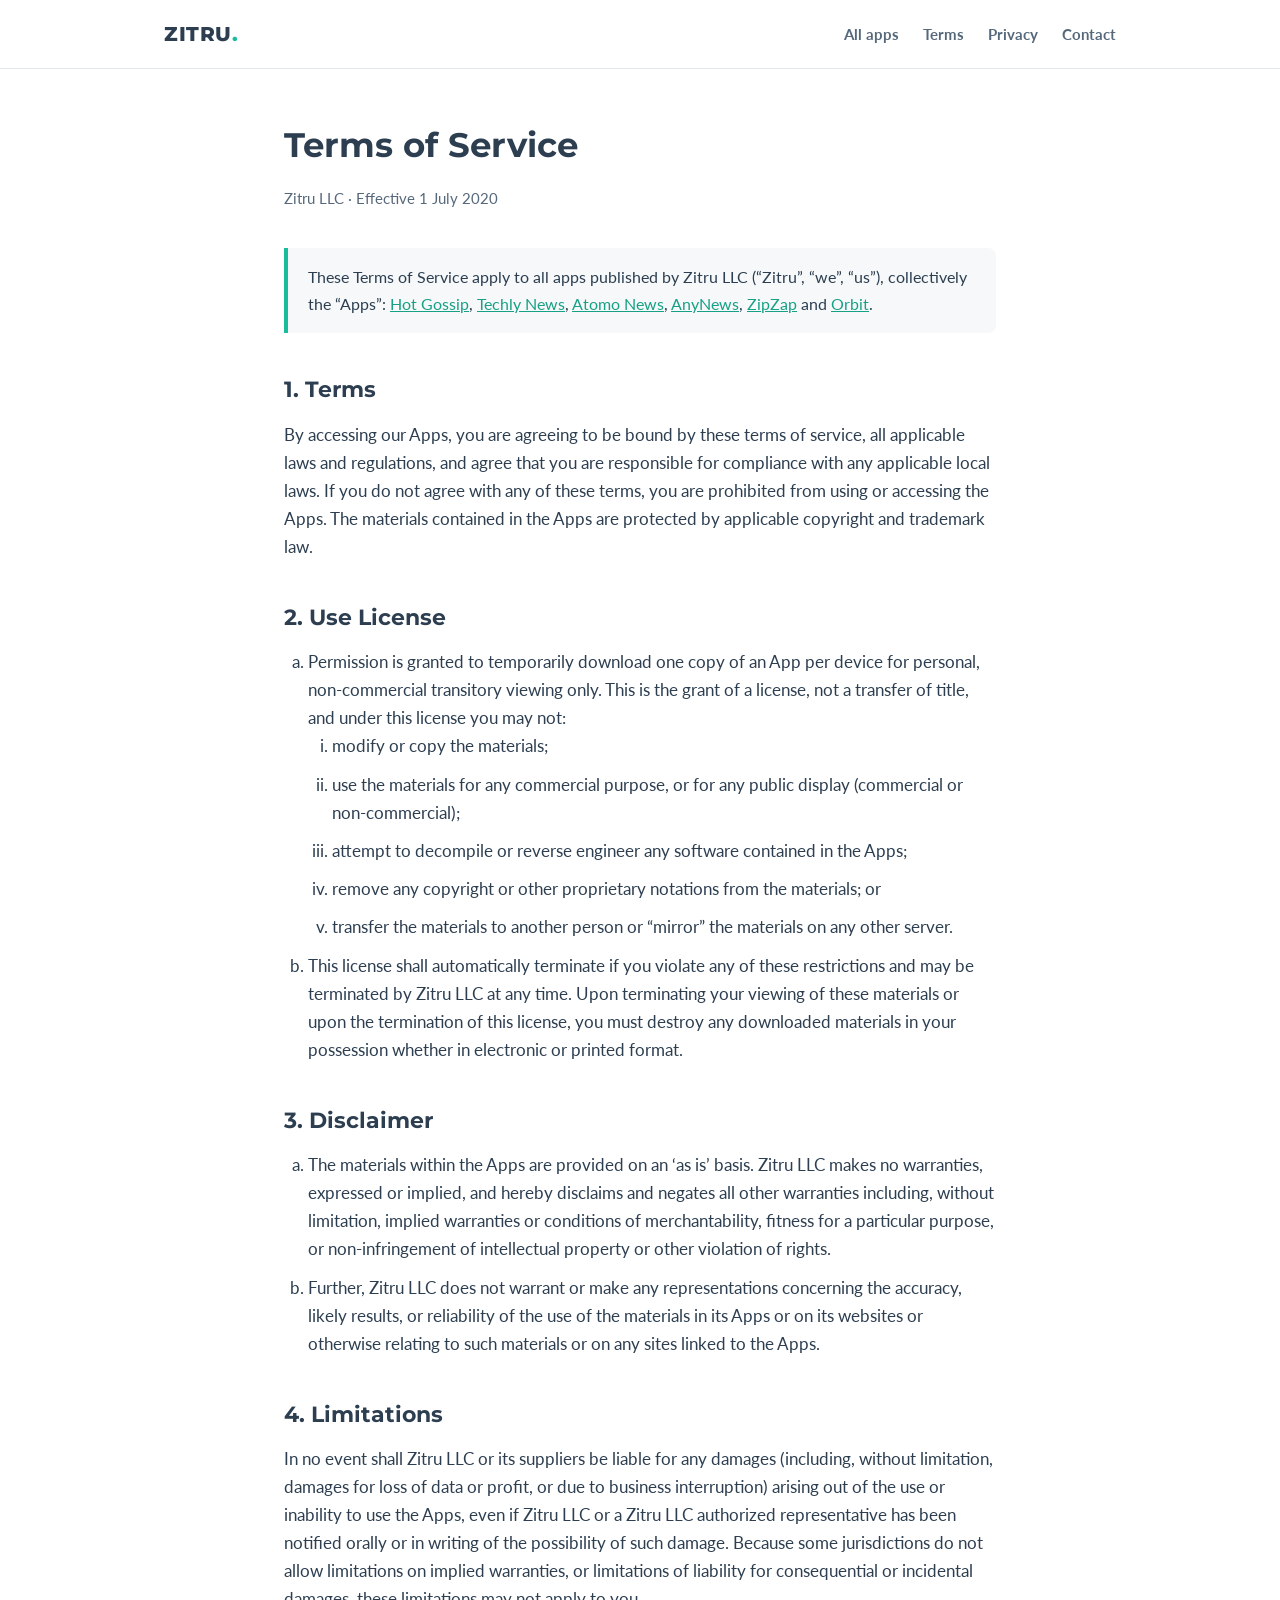
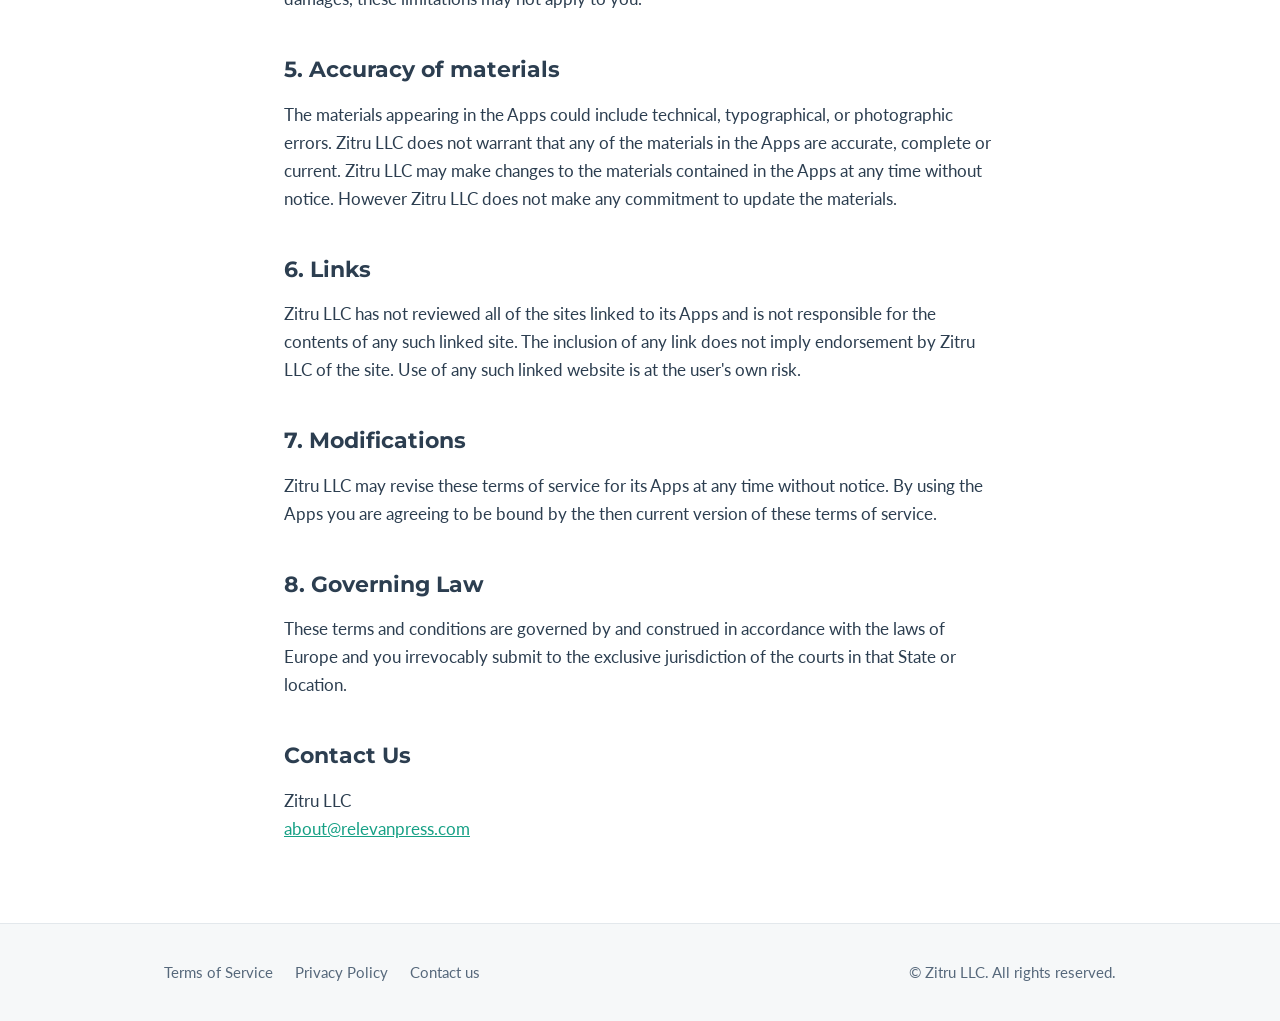
<file: terms.html>
<!doctype html>
<html lang="en">
<head>
<meta charset="utf-8">
<meta name="viewport" content="width=device-width, initial-scale=1">
<title>Terms of Service — Zitru LLC</title>
<meta name="description" content="Terms of Service for the Zitru LLC apps: Hot Gossip, Techly News, Atomo News, AnyNews, ZipZap and Orbit.">
<meta name="robots" content="index, follow">
<link rel="icon" href="assets/icon-anynews.png">
<link rel="preconnect" href="https://fonts.googleapis.com">
<link rel="preconnect" href="https://fonts.gstatic.com" crossorigin>
<link href="https://fonts.googleapis.com/css2?family=Lato:wght@400;700&family=Montserrat:wght@700;800&display=swap" rel="stylesheet">
<link rel="stylesheet" href="style.css">
</head>
<body>

<header class="site-header">
  <div class="wrap">
    <a class="brand" href="index.html">ZITRU<span>.</span></a>
    <nav>
      <a href="index.html">All apps</a>
      <a href="terms.html">Terms</a>
      <a href="privacy.html">Privacy</a>
      <a href="mailto:about@relevanpress.com">Contact</a>
    </nav>
  </div>
</header>

<main class="legal">
  <div class="wrap narrow">
    <h1>Terms of Service</h1>
    <p class="meta">Zitru LLC &middot; Effective 1 July 2020</p>

    <p class="apps">These Terms of Service apply to all apps published by Zitru LLC (&ldquo;Zitru&rdquo;, &ldquo;we&rdquo;, &ldquo;us&rdquo;), collectively the &ldquo;Apps&rdquo;:
      <a href="hot-gossip.html">Hot Gossip</a>, <a href="techly-news.html">Techly News</a>,
      <a href="atomo-news.html">Atomo News</a>, <a href="anynews.html">AnyNews</a>, <a href="zipzap.html">ZipZap</a> and <a href="orbit.html">Orbit</a>.</p>

    <h2>1. Terms</h2>
    <p>By accessing our Apps, you are agreeing to be bound by these terms of service, all applicable laws and regulations, and agree that you are responsible for compliance with any applicable local laws. If you do not agree with any of these terms, you are prohibited from using or accessing the Apps. The materials contained in the Apps are protected by applicable copyright and trademark law.</p>

    <h2>2. Use License</h2>
    <ol type="a">
      <li>Permission is granted to temporarily download one copy of an App per device for personal, non-commercial transitory viewing only. This is the grant of a license, not a transfer of title, and under this license you may not:
        <ol type="i">
          <li>modify or copy the materials;</li>
          <li>use the materials for any commercial purpose, or for any public display (commercial or non-commercial);</li>
          <li>attempt to decompile or reverse engineer any software contained in the Apps;</li>
          <li>remove any copyright or other proprietary notations from the materials; or</li>
          <li>transfer the materials to another person or &ldquo;mirror&rdquo; the materials on any other server.</li>
        </ol>
      </li>
      <li>This license shall automatically terminate if you violate any of these restrictions and may be terminated by Zitru LLC at any time. Upon terminating your viewing of these materials or upon the termination of this license, you must destroy any downloaded materials in your possession whether in electronic or printed format.</li>
    </ol>

    <h2>3. Disclaimer</h2>
    <ol type="a">
      <li>The materials within the Apps are provided on an &lsquo;as is&rsquo; basis. Zitru LLC makes no warranties, expressed or implied, and hereby disclaims and negates all other warranties including, without limitation, implied warranties or conditions of merchantability, fitness for a particular purpose, or non-infringement of intellectual property or other violation of rights.</li>
      <li>Further, Zitru LLC does not warrant or make any representations concerning the accuracy, likely results, or reliability of the use of the materials in its Apps or on its websites or otherwise relating to such materials or on any sites linked to the Apps.</li>
    </ol>

    <h2>4. Limitations</h2>
    <p>In no event shall Zitru LLC or its suppliers be liable for any damages (including, without limitation, damages for loss of data or profit, or due to business interruption) arising out of the use or inability to use the Apps, even if Zitru LLC or a Zitru LLC authorized representative has been notified orally or in writing of the possibility of such damage. Because some jurisdictions do not allow limitations on implied warranties, or limitations of liability for consequential or incidental damages, these limitations may not apply to you.</p>

    <h2>5. Accuracy of materials</h2>
    <p>The materials appearing in the Apps could include technical, typographical, or photographic errors. Zitru LLC does not warrant that any of the materials in the Apps are accurate, complete or current. Zitru LLC may make changes to the materials contained in the Apps at any time without notice. However Zitru LLC does not make any commitment to update the materials.</p>

    <h2>6. Links</h2>
    <p>Zitru LLC has not reviewed all of the sites linked to its Apps and is not responsible for the contents of any such linked site. The inclusion of any link does not imply endorsement by Zitru LLC of the site. Use of any such linked website is at the user's own risk.</p>

    <h2>7. Modifications</h2>
    <p>Zitru LLC may revise these terms of service for its Apps at any time without notice. By using the Apps you are agreeing to be bound by the then current version of these terms of service.</p>

    <h2>8. Governing Law</h2>
    <p>These terms and conditions are governed by and construed in accordance with the laws of Europe and you irrevocably submit to the exclusive jurisdiction of the courts in that State or location.</p>

    <h2>Contact Us</h2>
    <p>Zitru LLC<br>
      <a href="mailto:about@relevanpress.com">about@relevanpress.com</a></p>
  </div>
</main>

<footer class="site-footer">
  <div class="wrap">
    <div>
      <a href="terms.html">Terms of Service</a>
      <a href="privacy.html">Privacy Policy</a>
      <a href="mailto:about@relevanpress.com">Contact us</a>
    </div>
    <div>&copy; Zitru LLC. All rights reserved.</div>
  </div>
</footer>

</body>
</html>
</file>
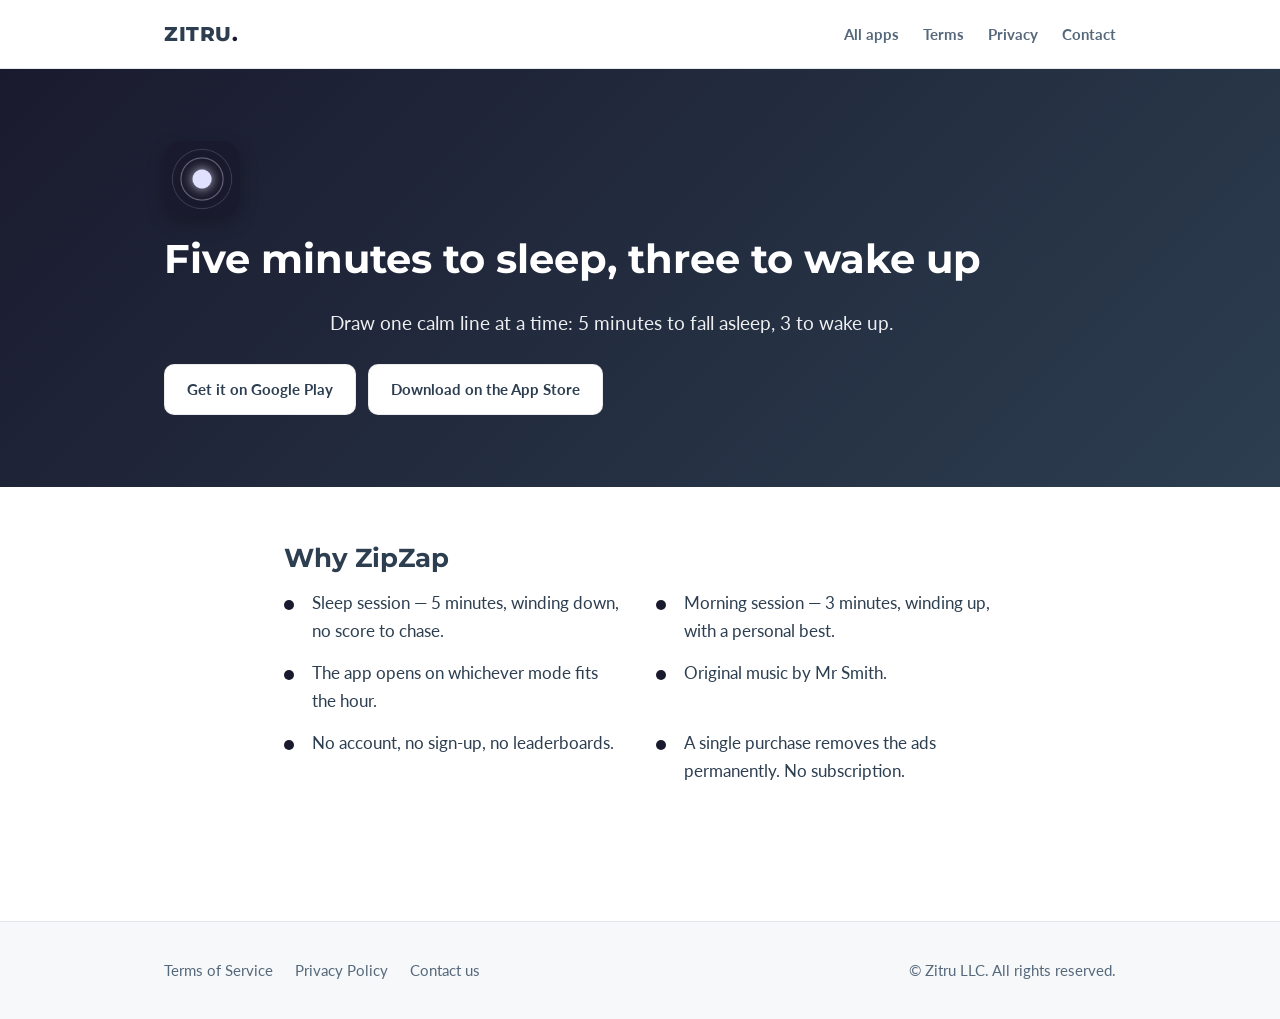
<file: zipzap.html>
<!doctype html>
<html lang="en">
<head>
<meta charset="utf-8">
<meta name="viewport" content="width=device-width, initial-scale=1">
<title>ZipZap: Sleep &amp; Wake Up</title>
<meta name="description" content="Draw one calm line at a time: 5 minutes to fall asleep, 3 to wake up.">
<meta property="og:title" content="ZipZap: Sleep &amp; Wake Up">
<meta property="og:description" content="Draw one calm line at a time: 5 minutes to fall asleep, 3 to wake up.">
<meta property="og:type" content="website">
<meta property="og:image" content="assets/icon-zipzap.png">
<meta name="theme-color" content="#1A1A2E">
<link rel="icon" href="assets/icon-zipzap.png">
<link rel="preconnect" href="https://fonts.googleapis.com">
<link rel="preconnect" href="https://fonts.gstatic.com" crossorigin>
<link href="https://fonts.googleapis.com/css2?family=Lato:wght@400;700&family=Montserrat:wght@700;800&display=swap" rel="stylesheet">
<link rel="stylesheet" href="style.css">
</head>
<body style="--brand:#1A1A2E; --brand-dark:#0D0D17">

<header class="site-header">
  <div class="wrap">
    <a class="brand" href="index.html">ZITRU<span>.</span></a>
    <nav>
      <a href="index.html">All apps</a>
      <a href="terms.html">Terms</a>
      <a href="privacy.html">Privacy</a>
      <a href="mailto:about@relevanpress.com">Contact</a>
    </nav>
  </div>
</header>

<div class="hero">
  <div class="wrap app-hero">
    <div class="copy">
      <img class="icon" src="assets/icon-zipzap.png" alt="ZipZap icon">
      <h1>Five minutes to sleep, three to wake up</h1>
      <p class="tagline">Draw one calm line at a time: 5 minutes to fall asleep, 3 to wake up.</p>
      <div class="stores">
        <a class="store-btn" href="https://play.google.com/store/apps/details?id=com.zitru.zipzap&amp;utm_source=landing&amp;utm_medium=website&amp;utm_campaign=apps-site">Get it on Google Play</a>
        <a class="store-btn" href="https://apps.apple.com/app/id6812946126">Download on the App Store</a>
      </div>
    </div>
  </div>
</div>

<section>
  <div class="wrap narrow">
    <h2>Why ZipZap</h2>
    <ul class="features">
      <li>Sleep session — 5 minutes, winding down, no score to chase.</li>
      <li>Morning session — 3 minutes, winding up, with a personal best.</li>
      <li>The app opens on whichever mode fits the hour.</li>
      <li>Original music by Mr Smith.</li>
      <li>No account, no sign-up, no leaderboards.</li>
      <li>A single purchase removes the ads permanently. No subscription.</li>
    </ul>
  </div>
</section>

<footer class="site-footer">
  <div class="wrap">
    <div>
      <a href="terms.html">Terms of Service</a>
      <a href="privacy.html">Privacy Policy</a>
      <a href="mailto:about@relevanpress.com">Contact us</a>
    </div>
    <div>&copy; Zitru LLC. All rights reserved.</div>
  </div>
</footer>

</body>
</html>
</file>
<file: style.css>
/* Zitru LLC — apps site. Brand palette taken from zitrullc.com */
:root {
  --brand: #1abc9c;
  --brand-dark: #16a085;
  --ink: #2c3e50;
  --ink-soft: #56687b;
  --bg: #ffffff;
  --bg-soft: #f6f8f9;
  --line: #e3e8ec;
  --radius: 14px;
}

* { box-sizing: border-box; }

body {
  margin: 0;
  font-family: "Lato", -apple-system, BlinkMacSystemFont, "Segoe UI", Roboto, "Helvetica Neue", Arial, sans-serif;
  font-size: 17px;
  line-height: 1.65;
  color: var(--ink);
  background: var(--bg);
  -webkit-font-smoothing: antialiased;
}

h1, h2, h3 {
  font-family: "Montserrat", -apple-system, BlinkMacSystemFont, "Segoe UI", Roboto, sans-serif;
  line-height: 1.2;
  margin: 0 0 .6em;
}

a { color: var(--brand-dark); }

.wrap { max-width: 1000px; margin: 0 auto; padding: 0 24px; }
.narrow { max-width: 760px; }

/* header / footer ------------------------------------------------ */
.site-header {
  border-bottom: 1px solid var(--line);
  background: #fff;
}
.site-header .wrap {
  display: flex; align-items: center; justify-content: space-between;
  gap: 16px; min-height: 68px;
}
.brand {
  font-family: "Montserrat", sans-serif; font-weight: 800; font-size: 20px;
  letter-spacing: .5px; color: var(--ink); text-decoration: none;
}
.brand span { color: var(--brand); }
.site-header nav a {
  margin-left: 20px; color: var(--ink-soft); text-decoration: none;
  font-size: 15px; font-weight: 700;
}
.site-header nav a:hover { color: var(--brand-dark); }

.site-footer {
  margin-top: 80px; padding: 36px 0; border-top: 1px solid var(--line);
  background: var(--bg-soft); color: var(--ink-soft); font-size: 15px;
}
.site-footer .wrap { display: flex; flex-wrap: wrap; gap: 12px 28px; justify-content: space-between; }
.site-footer a { color: var(--ink-soft); text-decoration: none; margin-right: 18px; }
.site-footer a:hover { color: var(--brand-dark); text-decoration: underline; }

/* hero ------------------------------------------------------------ */
.hero {
  background: linear-gradient(135deg, var(--brand) 0%, var(--ink) 100%);
  color: #fff; padding: 72px 0;
}
.hero h1 { font-size: clamp(30px, 5vw, 46px); }
.hero p { font-size: 19px; opacity: .92; max-width: 620px; margin: 0 auto; }
.hero.center { text-align: center; }

.app-hero { display: flex; align-items: center; gap: 48px; flex-wrap: wrap; }
.app-hero .copy { flex: 1 1 320px; }
.app-hero .shot { flex: 0 0 250px; margin: 0 auto; }
.app-hero .shot img {
  width: 100%; border-radius: 24px; display: block;
  box-shadow: 0 18px 50px rgba(0,0,0,.32);
}
.app-hero .icon {
  width: 76px; height: 76px; border-radius: 18px; display: block; margin-bottom: 18px;
  box-shadow: 0 6px 18px rgba(0,0,0,.25);
}
.app-hero h1 { font-size: clamp(28px, 4.5vw, 40px); }
.app-hero .tagline { font-size: 19px; opacity: .92; }

/* store buttons ---------------------------------------------------- */
.stores { display: flex; flex-wrap: wrap; gap: 12px; margin-top: 26px; }
.store-btn {
  display: inline-block; padding: 12px 22px; border-radius: 10px;
  background: #fff; color: var(--ink) !important; text-decoration: none;
  font-weight: 700; font-size: 15px; border: 1px solid rgba(0,0,0,.08);
}
.store-btn:hover { background: #f1f4f6; }

/* app grid --------------------------------------------------------- */
.grid {
  display: grid; gap: 22px; margin: 56px 0;
  grid-template-columns: repeat(auto-fit, minmax(320px, 1fr));
}
.card {
  display: block; padding: 26px; border: 1px solid var(--line); border-radius: var(--radius);
  text-decoration: none; color: inherit; background: #fff; transition: .15s ease;
}
.card:hover { transform: translateY(-3px); box-shadow: 0 12px 28px rgba(44,62,80,.12); border-color: transparent; }
.card img { width: 60px; height: 60px; border-radius: 14px; display: block; margin-bottom: 16px; }
.card h3 { margin-bottom: .3em; font-size: 20px; }
.card p { margin: 0; color: var(--ink-soft); font-size: 15px; }
.card .accent { display: block; height: 4px; width: 44px; border-radius: 4px; margin-top: 16px; background: var(--brand); }

/* content sections -------------------------------------------------- */
section { padding: 56px 0; }
section.soft { background: var(--bg-soft); }
.features { list-style: none; padding: 0; margin: 0; display: grid; gap: 14px 32px;
  grid-template-columns: repeat(auto-fit, minmax(280px, 1fr)); }
.features li { padding-left: 28px; position: relative; }
.features li::before {
  content: ""; position: absolute; left: 0; top: .62em; width: 10px; height: 10px;
  border-radius: 50%; background: var(--brand);
}

/* legal pages -------------------------------------------------------- */
.legal { padding: 56px 0 0; }
.legal h1 { font-size: 34px; }
.legal h2 { font-size: 22px; margin-top: 2em; }
.legal ol, .legal ul { padding-left: 1.4em; }
.legal ol li, .legal ul li { margin-bottom: .6em; }
.legal h3 { font-size: 18px; margin-top: 1.5em; }
.legal .meta { color: var(--ink-soft); font-size: 15px; margin-bottom: 2.5em; }
.legal .apps { background: var(--bg-soft); border-left: 4px solid var(--brand);
  padding: 16px 20px; border-radius: 0 8px 8px 0; font-size: 16px; }

@media (max-width: 640px) {
  .hero { padding: 48px 0; }
  .site-header .wrap { flex-direction: column; align-items: flex-start; padding-top: 14px; padding-bottom: 14px; }
  .site-header nav a { margin: 0 18px 0 0; }
}
</file>
